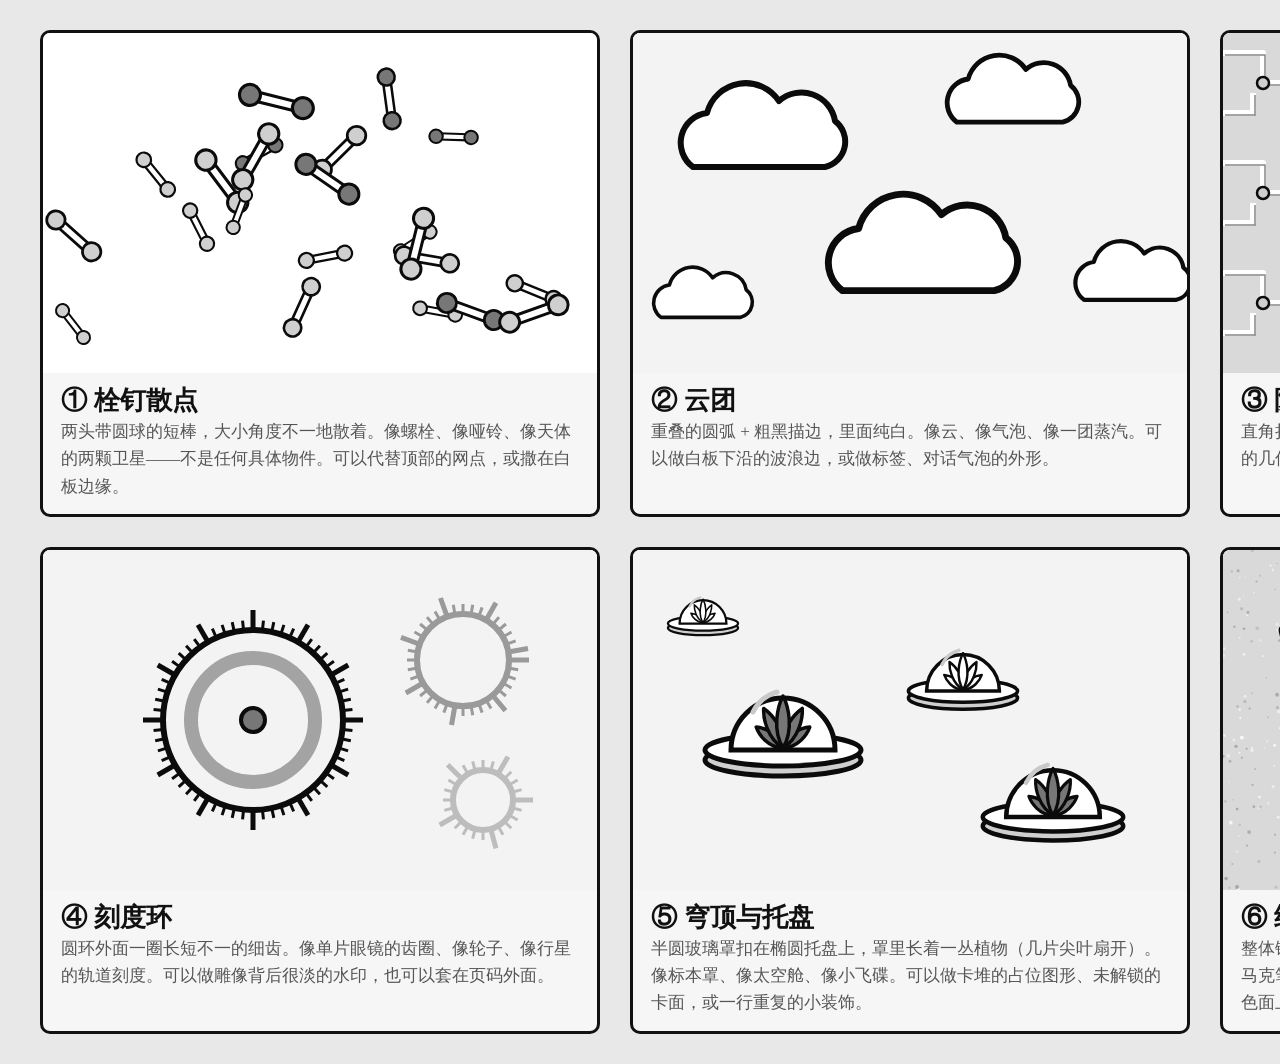
<file: tex-study.html>
<!doctype html>
<html lang="zh-CN"><head><meta charset="utf-8"><title>纹理草稿</title>
<style>
html,body{margin:0;background:#e8e8e8;font-family:"Microsoft YaHei",sans-serif;color:#111}
.g{display:grid;grid-template-columns:repeat(3,560px);gap:30px;padding:30px 40px;width:max-content}
.c{background:#f6f6f6;border:3px solid #111;border-radius:10px;overflow:hidden}
.c svg{display:block;width:560px;height:340px;background:#fff}
.c h3{margin:0;padding:12px 18px 2px;font:700 26px/1.2 "Microsoft YaHei"}
.c p{margin:0;padding:0 18px 14px;font:500 17px/1.6 "Microsoft YaHei";color:#555}
</style></head><body>
<div class="g" id="g"></div>
<script>
const INK='#0b0b0b', TAN='#cfcfcf', TAN2='#a3a3a3', Y='#777', G1='#d9d9d9', G2='#f3f3f3';   // 只用黑白灰
let seed=7; const rnd=()=>(seed=(seed*16807)%2147483647)/2147483647;
const cards=[];
const add=(title,desc,body)=>cards.push(`<div class="c"><svg viewBox="0 0 560 340">${body}</svg><h3>${title}</h3><p>${desc}</p></div>`);

/* 1 栓钉散点：两头圆球的小棒，各种角度散落 */
{ let s=''; const peg=(x,y,a,sc,fill)=>`<g transform="translate(${x} ${y}) rotate(${a}) scale(${sc})"><rect x="-26" y="-4.5" width="52" height="9" rx="4.5" fill="#fff" stroke="${INK}" stroke-width="3"/><circle cx="-26" cy="0" r="10" fill="${fill}" stroke="${INK}" stroke-width="3"/><circle cx="26" cy="0" r="10" fill="${fill}" stroke="${INK}" stroke-width="3"/></g>`;
  for(let i=0;i<22;i++){ s+=peg(30+rnd()*500,24+rnd()*290,rnd()*180,.55+rnd()*.5,rnd()<.28?Y:TAN); }
  add('① 栓钉散点','两头带圆球的短棒，大小角度不一地散着。像螺栓、像哑铃、像天体的两颗卫星——不是任何具体物件。可以代替顶部的网点，或撒在白板边缘。',s); }

/* 2 云团边：重叠圆弧，粗描边 + 白填充 */
{ let s=`<rect width="560" height="340" fill="${G2}"/>`; const cl=(x,y,sc)=>`<g transform="translate(${x} ${y}) scale(${sc})"><path d="M-70 24a30 30 0 0 1 14-54a40 40 0 0 1 72-12a34 34 0 0 1 56 20a26 26 0 0 1-10 46z" fill="#fff" stroke="${INK}" stroke-width="6" stroke-linejoin="round"/></g>`;
  s+=cl(130,110,1)+cl(380,70,.8)+cl(290,230,1.15)+cl(70,270,.6)+cl(500,250,.7);
  add('② 云团','重叠的圆弧 + 粗黑描边，里面纯白。像云、像气泡、像一团蒸汽。可以做白板下沿的波浪边，或做标签、对话气泡的外形。',s); }

/* 3 阶梯线路：直角折线 + 节点，像机械的嵌线 */
{ let s=`<rect width="560" height="340" fill="${G1}"/>`; s+=`<defs><pattern id="p3" width="140" height="110" patternUnits="userSpaceOnUse"><path d="M0 20H40V50H80V20H140M0 80H30V60M80 90H110V70H140M60 0V20M60 110V90" fill="none" stroke="#fff" stroke-width="6" stroke-linejoin="round"/><path d="M0 20H40V50H80V20H140M0 80H30V60M80 90H110V70H140M60 0V20M60 110V90" fill="none" stroke="${INK}" stroke-width="1.5" transform="translate(2 2)" opacity=".5"/><circle cx="40" cy="50" r="6" fill="${TAN}" stroke="${INK}" stroke-width="2.5"/><circle cx="80" cy="20" r="6" fill="#fff" stroke="${INK}" stroke-width="2.5"/><circle cx="110" cy="70" r="5" fill="${TAN}" stroke="${INK}" stroke-width="2.5"/></pattern></defs><rect width="560" height="340" fill="url(#p3)"/>`;
  add('③ 阶梯线路','直角折线、小节点、白色嵌线。像电路板、像机械的内部、也像复古的几何装饰带。做成低对比的底纹，适合顶栏、标签条、书页边缘。',s); }

/* 4 刻度环：圆环 + 细齿 */
{ let s=`<rect width="560" height="340" fill="${G2}"/>`; const ring=(cx,cy,r,n,col)=>{ let t=''; for(let i=0;i<n;i++){const a=i/n*Math.PI*2, x1=cx+Math.cos(a)*r, y1=cy+Math.sin(a)*r, x2=cx+Math.cos(a)*(r+(i%5?10:20)), y2=cy+Math.sin(a)*(r+(i%5?10:20)); t+=`<line x1="${x1}" y1="${y1}" x2="${x2}" y2="${y2}" stroke="${col}" stroke-width="${i%5?3:5}"/>`;} return `<circle cx="${cx}" cy="${cy}" r="${r}" fill="none" stroke="${col}" stroke-width="6"/>`+t; };
  s+=ring(210,170,90,60,INK)+`<circle cx="210" cy="170" r="62" fill="none" stroke="${TAN2}" stroke-width="14"/>`+`<circle cx="210" cy="170" r="12" fill="${Y}" stroke="${INK}" stroke-width="4"/>`+ring(420,110,46,36,'#9a9a9a')+ring(440,250,30,24,'#bdbdbd');
  add('④ 刻度环','圆环外面一圈长短不一的细齿。像单片眼镜的齿圈、像轮子、像行星的轨道刻度。可以做雕像背后很淡的水印，也可以套在页码外面。',s); }

/* 5 穹顶与底座：半圆罩 + 椭圆托盘，罩里长着一丛植物 */
{ let s=`<rect width="560" height="340" fill="${G2}"/>`;
  const blade=(a,h,w)=>`<path d="M0 0C${-w} ${-h*.35} ${-w*.5} ${-h*.8} 0 ${-h}C${w*.5} ${-h*.8} ${w} ${-h*.35} 0 0Z" transform="rotate(${a})" />`;
  const plant=(fill)=>`<g fill="${fill}" stroke="${INK}" stroke-width="3.5" stroke-linejoin="round">${blade(-52,34,9)}${blade(52,34,9)}${blade(-26,44,10)}${blade(26,44,10)}${blade(0,52,11)}</g>`;
  const dome=(x,y,sc,fill)=>`<g transform="translate(${x} ${y}) scale(${sc})"><ellipse cx="0" cy="40" rx="78" ry="16" fill="${TAN}" stroke="${INK}" stroke-width="5"/><ellipse cx="0" cy="30" rx="78" ry="16" fill="#fff" stroke="${INK}" stroke-width="5"/><path d="M-52 30a52 52 0 0 1 104 0z" fill="#fff" stroke="${INK}" stroke-width="5"/><g transform="translate(0 28)">${plant(fill)}</g><path d="M-30 -8a38 38 0 0 1 24-20" fill="none" stroke="#c9c9c9" stroke-width="5" stroke-linecap="round"/></g>`;
  s+=dome(150,170,1,Y)+dome(330,120,.7,'#fff')+dome(420,240,.9,Y)+dome(70,60,.45,'#fff');
  add('⑤ 穹顶与托盘','半圆玻璃罩扣在椭圆托盘上，罩里长着一丛植物（几片尖叶扇开）。像标本罩、像太空舱、像小飞碟。可以做卡堆的占位图形、未解锁的卡面，或一行重复的小装饰。',s); }

/* 6 纸颗粒 + 双线描边 */
{ let s=`<rect width="560" height="340" fill="${G1}"/>`; for(let i=0;i<900;i++){ const x=rnd()*560,y=rnd()*340,r=.6+rnd()*1.4; s+=`<circle cx="${x}" cy="${y}" r="${r}" fill="${rnd()<.5?'#fff':'#9d9d9d'}" opacity="${.35+rnd()*.5}"/>`; }
  s+=`<g fill="none" stroke-linejoin="round"><path d="M60 80L430 64L470 150L80 168Z" stroke="${INK}" stroke-width="9"/><path d="M60 80L430 64L470 150L80 168Z" stroke="#fff" stroke-width="3" transform="translate(5 5)"/></g><path d="M110 250H470" stroke="${INK}" stroke-width="8" stroke-linecap="round"/><path d="M110 258H420" stroke="#fff" stroke-width="3" stroke-linecap="round"/><path d="M330 300H500" stroke="${Y}" stroke-width="10" stroke-linecap="round"/>`;
  add('⑥ 纸颗粒与双线','整体铺一层细颗粒，描边是「黑粗线里面再压一条白细线」，像手绘马克笔的质感。不画任何形状，只改变所有面的手感，可叠在所有灰色面上。',s); }

document.getElementById('g').innerHTML=cards.join('');
</script></body></html>
</file>
